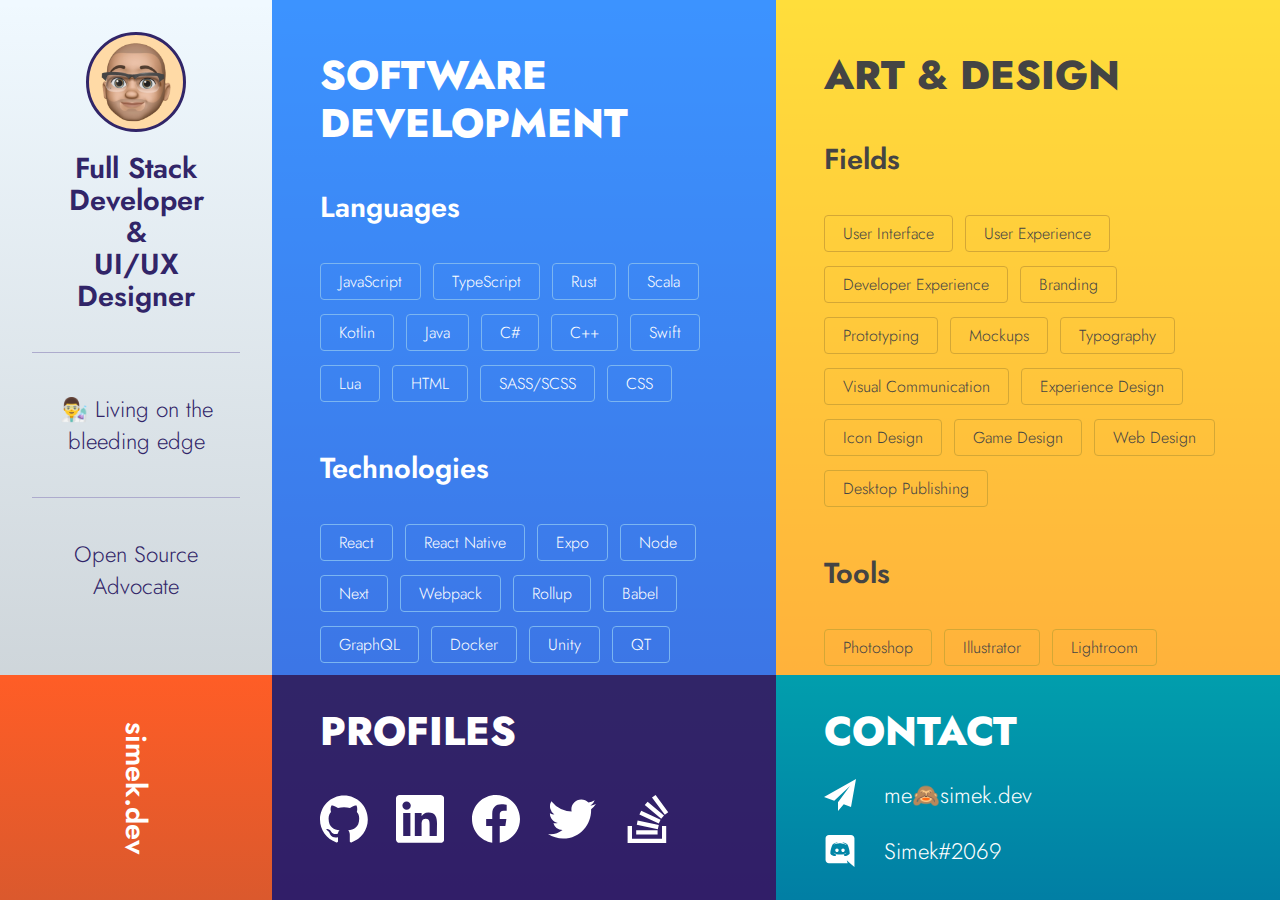
<file: index.html>
<!DOCTYPE html><html><head><meta name="viewport" content="width=device-width"/><meta charSet="utf-8"/><title>👨‍💻 simek.dev • Full Stack Developer &amp; UI/UX Designer</title><meta name="title" content="👨‍💻 simek.dev • Full Stack Developer &amp; UI/UX Designer"/><meta name="description" content="Open Source Advocate • 👨‍🔬 Living on the bleeding edge"/><meta property="og:type" content="website"/><meta property="og:url" content="https://simek.dev/"/><meta property="og:title" content="👨‍💻 simek.dev • Full Stack Developer &amp; UI/UX Designer"/><meta property="og:description" content="Open Source Advocate • 👨‍🔬 Living on the bleeding edge"/><meta property="twitter:url" content="https://simek.dev/"/><meta property="twitter:title" content="👨‍💻 simek.dev • Full Stack Developer &amp; UI/UX Designer"/><meta property="twitter:description" content="Open Source Advocate • 👨‍🔬 Living on the bleeding edge"/><link href="https://fonts.googleapis.com/css?family=Jost:300,600,800&amp;display=swap" rel="stylesheet"/><meta name="next-head-count" content="13"/><link rel="preload" href="./_next/static/css/570aba8855a353f9e470.css" as="style"/><link rel="stylesheet" href="./_next/static/css/570aba8855a353f9e470.css" data-n-g=""/><noscript data-n-css=""></noscript><link rel="preload" href="./_next/static/chunks/main-f6c3ee68a414c9f99142.js" as="script"/><link rel="preload" href="./_next/static/chunks/webpack-50bee04d1dc61f8adf5b.js" as="script"/><link rel="preload" href="./_next/static/chunks/framework.e3de07479da4f2477dea.js" as="script"/><link rel="preload" href="./_next/static/chunks/f6078781a05fe1bcb0902d23dbbb2662c8d200b3.372b695a4eded307c2dc.js" as="script"/><link rel="preload" href="./_next/static/chunks/pages/_app-25d15eb7241a339930b6.js" as="script"/><link rel="preload" href="./_next/static/chunks/pages/index-935a55c96cc42c80e4fe.js" as="script"/></head><body><div id="__next"><div class="row first-row"><div class="column left-bar top" style="background-color:#f0f9ff"><div class="avatar" style="background-image:url(&#x27;static/av.png&#x27;)"></div><h2>Full Stack Developer<br/>&amp;<br/>UI/UX Designer</h2><hr/><h4>👨‍🔬 Living on the bleeding edge</h4><hr/><h4>Open Source Advocate</h4></div><div class="column box" style="background-color:#3c93ff"><h1>Software Development</h1><h2>Languages</h2><p><span class="skill-box">JavaScript</span><span class="skill-box">TypeScript</span><span class="skill-box">Rust</span><span class="skill-box">Scala</span><span class="skill-box">Kotlin</span><span class="skill-box">Java</span><span class="skill-box">C#</span><span class="skill-box">C++</span><span class="skill-box">Swift</span><span class="skill-box">Lua</span><span class="skill-box">HTML</span><span class="skill-box">SASS/SCSS</span><span class="skill-box">CSS</span></p><h2>Technologies</h2><p><span class="skill-box">React</span><span class="skill-box">React Native</span><span class="skill-box">Expo</span><span class="skill-box">Node</span><span class="skill-box">Next</span><span class="skill-box">Webpack</span><span class="skill-box">Rollup</span><span class="skill-box">Babel</span><span class="skill-box">GraphQL</span><span class="skill-box">Docker</span><span class="skill-box">Unity</span><span class="skill-box">QT</span><span class="skill-box">Vaadin</span><span class="skill-box">Play Framework</span></p></div><div class="column box right" style="background-color:#ffde3b;color:#444"><h1>Art &amp; Design</h1><h2>Fields</h2><p><span class="skill-box">User Interface</span><span class="skill-box">User Experience</span><span class="skill-box">Developer Experience</span><span class="skill-box">Branding</span><span class="skill-box">Prototyping</span><span class="skill-box">Mockups</span><span class="skill-box">Typography</span><span class="skill-box">Visual Communication</span><span class="skill-box">Experience Design</span><span class="skill-box">Icon Design</span><span class="skill-box">Game Design</span><span class="skill-box">Web Design</span><span class="skill-box">Desktop Publishing</span></p><h2>Tools</h2><p><span class="skill-box">Photoshop</span><span class="skill-box">Illustrator</span><span class="skill-box">Lightroom</span><span class="skill-box">Sketch</span><span class="skill-box">Figma</span><span class="skill-box">UXPin</span><span class="skill-box">InVision</span><span class="skill-box">Final Cut</span><span class="skill-box">Premiere Pro</span><span class="skill-box">After Effects</span></p></div></div><div class="row"><div class="column left-bar bottom" style="background-color:#ff5d26"><h2>simek.dev</h2></div><div class="column box bottom" style="background-color:#312568"><h1>Profiles</h1><p class="social-icons"><a href="https://github.com/simek" target="new"><span class="icon" style="background-image:url(&#x27;static/github.svg&#x27;)"></span></a><a href="https://www.linkedin.com/in/bartoszkaszubowski" target="new"><span class="icon" style="background-image:url(&#x27;static/linkedin.svg&#x27;)"></span></a><a href="https://www.facebook.com/bartoszkaszubowski" target="new"><span class="icon" style="background-image:url(&#x27;static/facebook.svg&#x27;)"></span></a><a href="https://twitter.com/simek" target="new"><span class="icon" style="background-image:url(&#x27;static/twitter.svg&#x27;)"></span></a><a href="https://stackoverflow.com/users/964692/simek" target="new"><span class="icon" style="background-image:url(&#x27;static/stackoverflow.svg&#x27;)"></span></a></p></div><div class="column box bottom" style="background-color:#019ead"><h1>Contact</h1><h4><span class="icon small" style="background-image:url(&#x27;static/mail.svg&#x27;)"></span>me🙈simek.dev</h4><h4><span class="icon small" style="background-image:url(&#x27;static/discord.svg&#x27;)"></span>Simek#2069</h4></div></div></div><script id="__NEXT_DATA__" type="application/json">{"props":{"pageProps":{}},"page":"/","query":{},"buildId":"61JNMQ4DjqNYCojWGcUJO","assetPrefix":".","nextExport":true,"autoExport":true,"isFallback":false}</script><script nomodule="" src="./_next/static/chunks/polyfills-aa54647e89713304033b.js"></script><script src="./_next/static/chunks/main-f6c3ee68a414c9f99142.js" async=""></script><script src="./_next/static/chunks/webpack-50bee04d1dc61f8adf5b.js" async=""></script><script src="./_next/static/chunks/framework.e3de07479da4f2477dea.js" async=""></script><script src="./_next/static/chunks/f6078781a05fe1bcb0902d23dbbb2662c8d200b3.372b695a4eded307c2dc.js" async=""></script><script src="./_next/static/chunks/pages/_app-25d15eb7241a339930b6.js" async=""></script><script src="./_next/static/chunks/pages/index-935a55c96cc42c80e4fe.js" async=""></script><script src="./_next/static/61JNMQ4DjqNYCojWGcUJO/_buildManifest.js" async=""></script><script src="./_next/static/61JNMQ4DjqNYCojWGcUJO/_ssgManifest.js" async=""></script></body></html>
</file>
<file: _next/static/css/570aba8855a353f9e470.css>
body,html{font-family:Jost;font-weight:300;font-size:1rem;color:#fff;padding:0;margin:0;height:100%;max-height:100%;box-sizing:border-box;-webkit-user-select:none;-ms-user-select:none;user-select:none;text-rendering:optimizeLegibility}*,:after,:before{box-sizing:inherit}h1{font-size:2.5rem;font-weight:800;text-transform:uppercase;margin-bottom:24px;line-height:3rem}h2,h3{margin-top:20px;font-size:1.8rem;font-weight:600;line-height:2rem}h4{font-size:1.4rem;font-weight:300}hr{display:inline-block;margin:16px 0;height:0;width:100%;border:0;border-bottom:.05rem solid #adabcd}#__next{align-content:stretch}#__next,.row{display:flex;flex-wrap:wrap}.row{flex-direction:row;width:100%}.column{display:flex;flex-direction:column;flex:1 1}.first-row .column{overflow:auto}.left-bar{flex-grow:0;flex-shrink:0;flex-basis:15vw;min-width:272px;max-width:272px;background:linear-gradient(transparent,rgba(73,73,73,.2))}.left-bar.top{padding:32px;height:75vh;color:#312568;text-align:center}.left-bar.bottom{-ms-writing-mode:tb-rl;writing-mode:vertical-rl;height:25vh;padding:0;text-align:center;vertical-align:middle}.left-bar h4{margin:24px 0}.left-bar.bottom h2{flex:1 1;margin:0;line-height:272px}.avatar{min-width:100px;min-height:100px;background-size:cover;border:.2rem solid #312568;border-radius:50%;margin:0 auto}.box{flex-grow:3;width:calc(50vw - 7vw);height:75vh;padding:24px 48px;background:linear-gradient(transparent,rgba(255,0,128,.2));background-blend-mode:darken}.box.bottom{height:25vh}.box.bottom h1{margin:8px 0 24px}.box.bottom h4{margin:0 0 24px;-webkit-user-select:text;-ms-user-select:text;user-select:text}.box.bottom h4::selection{color:#444;background:#fff}.box.bottom .icon{float:left}.skill-box{padding:6px 18px;margin:0 12px 8px 0;border:.05rem solid #7bb5f1;border-radius:4px;display:inline-block;position:relative;overflow:hidden;transition:background-color .75s;transition-timing-function:ease}.right .skill-box{border-color:#d4a735}.skill-box:hover{background:rgba(20,20,20,.08);background-blend-mode:overlay}.right .skill-box:hover{background:rgba(20,20,20,.06)}.icon{display:inline-block;width:48px;height:48px;margin-right:28px;background-size:cover}.icon.small{width:32px;height:32px}.social-icons .icon{transition:opacity .2s}.social-icons .icon:hover{opacity:.66}@media only screen and (max-width:1199px){h1{font-size:2rem}.column{flex:1 1;flex-basis:100vw;height:auto;text-align:center;padding:24px!important;height:auto!important}.left-bar{max-width:100vw}.left-bar.bottom{order:10;width:100vw}.left-bar.bottom h2{line-height:calc(100vw - 48px)}.social-icons .icon{float:none!important;margin-left:14px;margin-right:14px;margin-bottom:14px}.icon.small{margin-right:-32px!important}}@media only screen and (max-width:959px){.icon{width:32px;height:32px}}::-webkit-scrollbar{width:8px}::-webkit-scrollbar-track{background:transparent}::-webkit-scrollbar-thumb{background-color:rgba(20,20,20,.33);border-radius:20px;border:0}
</file>
